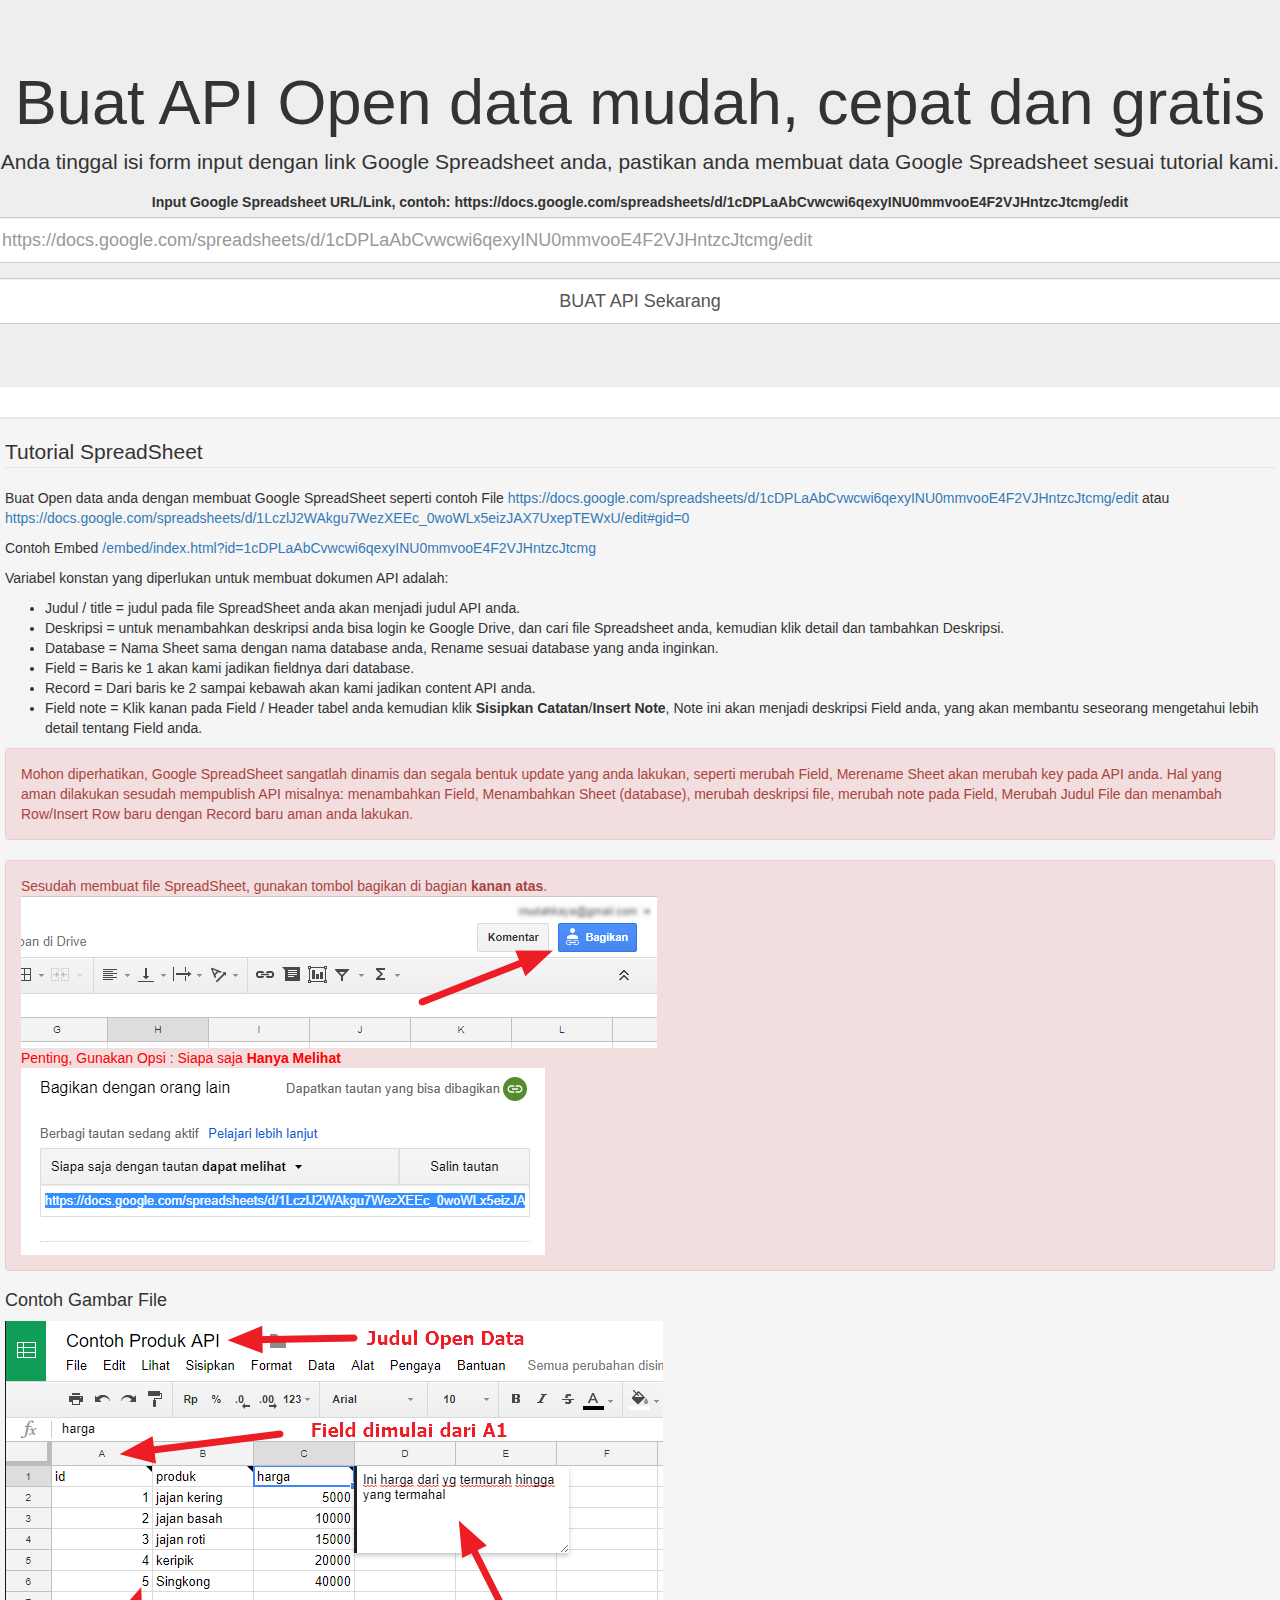
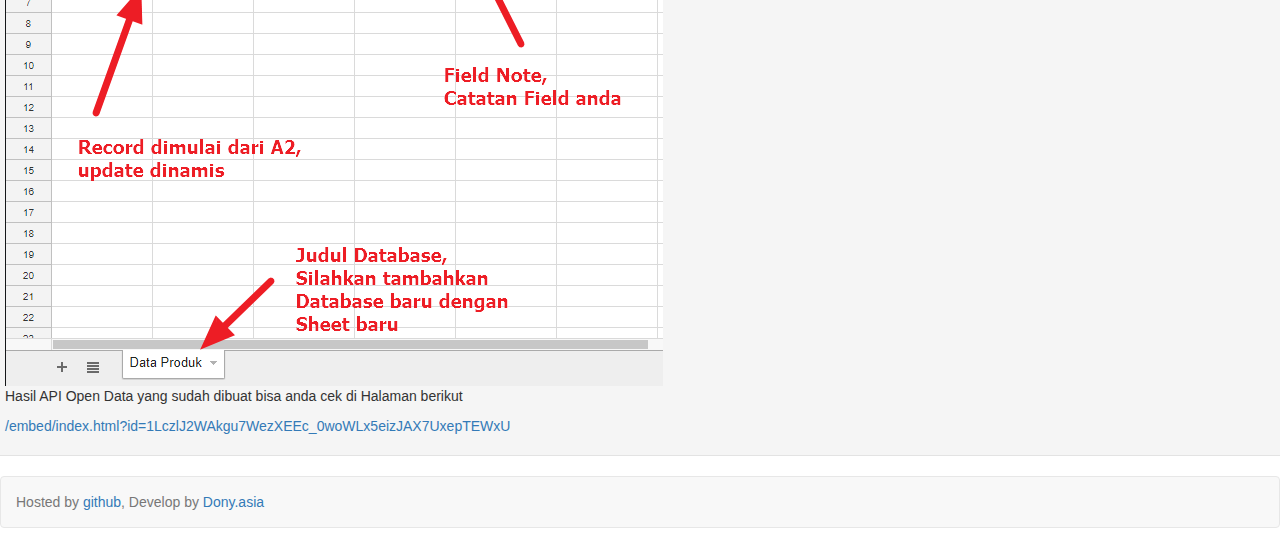
<file: index.html>
<!DOCTYPE html>
<html lang="en">
  <head>
    <meta charset="utf-8">
    <meta name="robots" content="noindex, nofollow">

    <title>Buat API open data mudah, cepat dan gratis</title>
    <meta name="viewport" content="width=device-width, initial-scale=1">
    <link href="http://netdna.bootstrapcdn.com/bootstrap/3.1.0/css/bootstrap.min.css" rel="stylesheet" id="bootstrap-css">
    <style type="text/css">
    </style>
    <script src="http://code.jquery.com/jquery-1.10.2.min.js"></script>
    <script src="http://netdna.bootstrapcdn.com/bootstrap/3.1.0/js/bootstrap.min.js"></script>
  </head>
  <body>
    <div id="wrapper">
      <!-- Page content -->
      <div id="page-content-wrapper">
        <div class="page-content inset" data-spy="scroll" data-target="#spy">
          <div class="row">
            <div class="jumbotron text-center" >
              <h1>Buat API Open data mudah, cepat dan gratis</h1>
              <p>Anda tinggal isi form input dengan link Google Spreadsheet anda, 
                pastikan anda membuat data Google Spreadsheet sesuai tutorial kami.</p>
              <form>
                <div class="form-group">
                  <label for="inputlg">Input Google Spreadsheet URL/Link, contoh: https://docs.google.com/spreadsheets/d/1cDPLaAbCvwcwi6qexyINU0mmvooE4F2VJHntzcJtcmg/edit</label>
                  <input class="form-control input-lg" id="inputlg" type="text" placeholder="https://docs.google.com/spreadsheets/d/1cDPLaAbCvwcwi6qexyINU0mmvooE4F2VJHntzcJtcmg/edit">
                </div>
                <div class="form-group">
                  <input class="form-control input-lg input-primary" 
                         id="submitlg" type="submit" value="BUAT API Sekarang">
                  <div id="hasil" style="display: none;">
                    <p>Silahkan Copy dan Paste Kode Embed Berikut di halaman website anda untuk menampilkan dokumentasi API anda.</p>
                    <textarea class="form-control" id="textareacopy"></textarea>
                    <p>Link Dokumentasi Anda <a target="_blank" href="" id="linkdokumentasi"></a></p>
                    <div style="margin: 10px;">
                      <div class="embed-responsive embed-responsive-16by9">
                        <iframe class="embed-responsive-item" style="width: 100%; height: 500px;" id="iframembed" src=""></iframe>
                      </div>
                    </div>
                  </div>
                </div>
              </form>
            </div>
          </div>
          <div class="row">
            <div class="col-md-12 well">
              <legend id="tutorial">Tutorial SpreadSheet</legend>
              <p>Buat Open data anda dengan membuat Google SpreadSheet seperti contoh File 
                <a href="https://docs.google.com/spreadsheets/d/1cDPLaAbCvwcwi6qexyINU0mmvooE4F2VJHntzcJtcmg/edit" target="_blank">https://docs.google.com/spreadsheets/d/1cDPLaAbCvwcwi6qexyINU0mmvooE4F2VJHntzcJtcmg/edit</a>
                atau <a href="https://docs.google.com/spreadsheets/d/1LczlJ2WAkgu7WezXEEc_0woWLx5eizJAX7UxepTEWxU/edit" target="_blank">https://docs.google.com/spreadsheets/d/1LczlJ2WAkgu7WezXEEc_0woWLx5eizJAX7UxepTEWxU/edit#gid=0</a>
              </p>
              <p>
                Contoh Embed <a target="_blank" href="/embed/index.html?id=1cDPLaAbCvwcwi6qexyINU0mmvooE4F2VJHntzcJtcmg">/embed/index.html?id=1cDPLaAbCvwcwi6qexyINU0mmvooE4F2VJHntzcJtcmg</a>
              </p>
              <p>Variabel konstan yang diperlukan untuk membuat dokumen API adalah:</p>
              <ul>
                <li>Judul / title = judul pada file SpreadSheet anda akan menjadi judul API anda.</li>
                <li>Deskripsi = untuk menambahkan deskripsi anda bisa login ke Google Drive, dan cari file Spreadsheet anda, kemudian klik detail dan tambahkan Deskripsi.</li>
                <li>Database = Nama Sheet sama dengan nama database anda, Rename sesuai database yang anda inginkan.</li>
                <li>Field = Baris ke 1 akan kami jadikan fieldnya dari database.</li>
                <li>Record = Dari baris ke 2 sampai kebawah akan kami jadikan content API anda.</li>
                <li>Field note = Klik kanan pada Field / Header tabel anda kemudian klik <b>Sisipkan Catatan</b>/<b>Insert Note</b>, 
                  Note ini akan menjadi deskripsi Field anda, 
                  yang akan membantu seseorang mengetahui lebih detail tentang Field anda.</li>
              </ul>
              <div class="alert alert-danger">Mohon diperhatikan, Google SpreadSheet 
                sangatlah dinamis dan segala bentuk update yang anda lakukan, seperti merubah Field, Merename Sheet akan merubah key pada API anda. 
                Hal yang aman dilakukan sesudah mempublish API misalnya: menambahkan Field, Menambahkan Sheet (database), 
                merubah deskripsi file, merubah note pada Field, Merubah Judul File dan menambah Row/Insert Row 
                baru dengan Record baru aman anda lakukan.</div>
              <div class="alert alert-danger">Sesudah membuat file SpreadSheet, gunakan tombol bagikan di bagian <b>kanan atas</b>.
                <img src="/img/bagikan.png" class="img-responsive" alt="tombol bagikan" title="tombol bagikan" />
                <p><font color="red">Penting, Gunakan Opsi : Siapa saja <b>Hanya Melihat</b></font></p>
                <img src="/img/dapat-melihat-saja.png" class="img-responsive" alt="tombol bagikan" title="tombol bagikan" />
              </div>
              <h4>Contoh Gambar File</h4>
              <img class="img-responsive" src="/img/contoh-gambar.png" alt="contoh pembuatan API dari Google SpreadSheet" />
              <p>Hasil API Open Data yang sudah dibuat bisa anda cek di Halaman berikut</p>
              <a target="_blank" href="/embed/index.html?id=1LczlJ2WAkgu7WezXEEc_0woWLx5eizJAX7UxepTEWxU">/embed/index.html?id=1LczlJ2WAkgu7WezXEEc_0woWLx5eizJAX7UxepTEWxU</a>
            </div>
          </div>
          <div class="navbar navbar-default navbar-static-bottom">
            <p class="navbar-text pull-left">
              Hosted by <a href="http://github.com" target="_blank">github</a>, Develop by <a href="http://dony.asia" target="_blank">Dony.asia</a>
            </p>
          </div>
        </div>
      </div>
    </div>
    <script type="text/javascript">
      function explode(delimiter, string, limit) {
        //  discuss at: http://locutus.io/php/explode/
        // original by: Kevin van Zonneveld (http://kvz.io)
        //   example 1: explode(' ', 'Kevin van Zonneveld')
        //   returns 1: [ 'Kevin', 'van', 'Zonneveld' ]
        if (arguments.length < 2 ||
          typeof delimiter === 'undefined' ||
          typeof string === 'undefined') {
          return null
        }
        if (delimiter === '' ||
          delimiter === false ||
          delimiter === null) {
          return false
        }
        if (typeof delimiter === 'function' ||
          typeof delimiter === 'object' ||
          typeof string === 'function' ||
          typeof string === 'object') {
          return {
            0: ''
          }
        }
        if (delimiter === true) {
          delimiter = '1'
        }
        // Here we go...
        delimiter += ''
        string += ''
        var s = string.split(delimiter)
        if (typeof limit === 'undefined')
          return s
        // Support for limit
        if (limit === 0)
          limit = 1
        // Positive limit
        if (limit > 0) {
          if (limit >= s.length) {
            return s
          }
          return s
            .slice(0, limit - 1)
            .concat([s.slice(limit - 1)
                .join(delimiter)
            ])
        }
        // Negative limit
        if (-limit >= s.length) {
          return []
        }
        s.splice(s.length + limit)
        return s
      }
      var thisdomain = "http://createapi.dony.asia/";
      $("#submitlg").click(function () {
        if ($("#inputlg").val().length > 3) {
          vls = explode("/", $("#inputlg").val().trim());
          found = false;
          for (vl in vls) {
            console.log(vl);
            if (vls[vl] == "d") {
              found = vls[(parseFloat(vl) + 1)];
              break;
            }
          }
          if (!found) {
            alert("Invalid Google SpreadSheet URL");
            $("#hasil").hide();
          } else {
            // insert textarea with iframe code
            urlembed = thisdomain + 'embed/index.html?id=' + found;
            ifrcode = '<iframe src="' + thisdomain + 'embed/index.html?id=' + found + '" style="width:100%;height:500px;"></iframe>';
            $("#textareacopy").html(ifrcode);
            $("#iframembed").attr("src", urlembed);
            $("#linkdokumentasi").attr("href", urlembed).html(urlembed);
            $("#hasil").show();
          }
        }
        return false;
      });
    </script>
  </body>
</html>
</file>
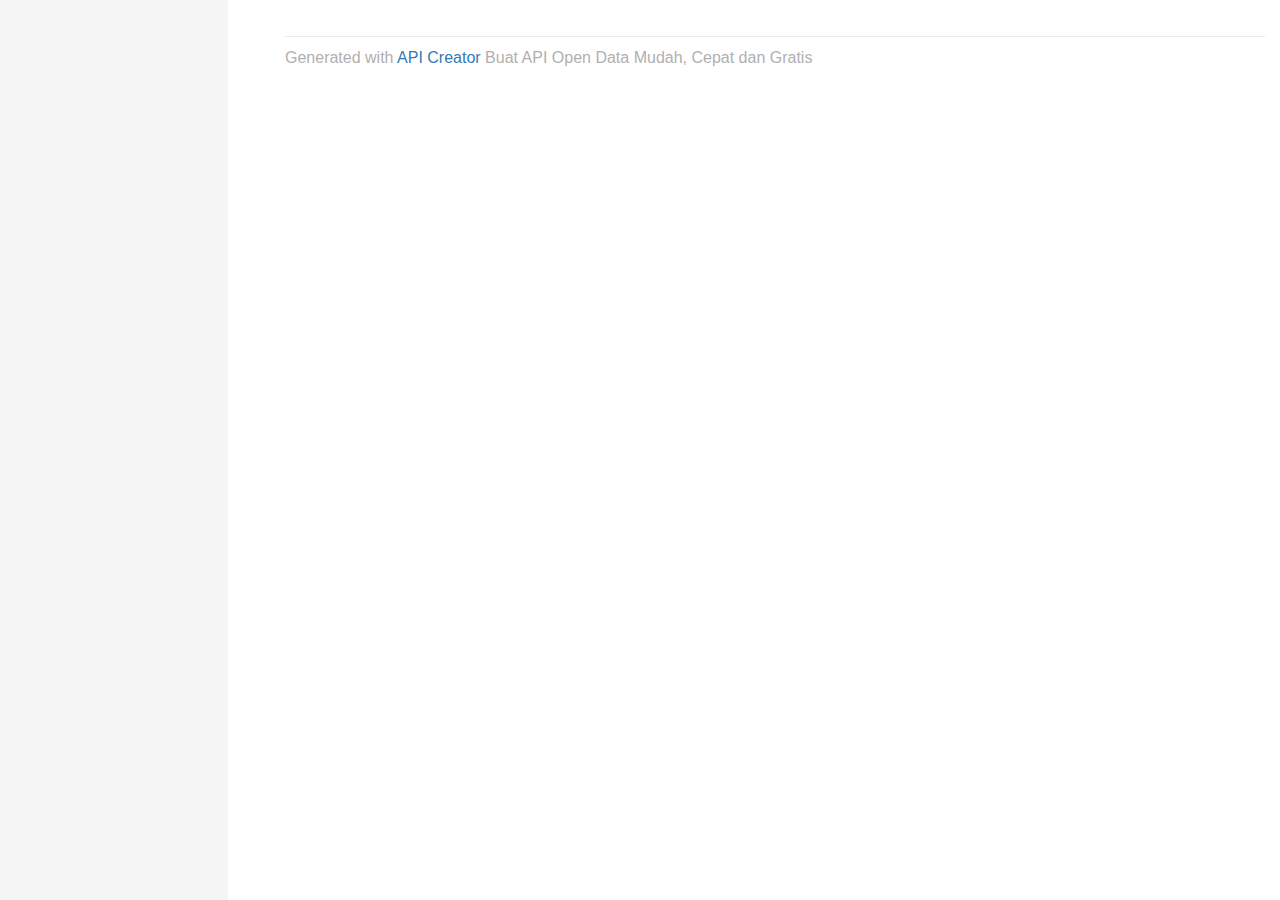
<file: embed/index.html>
<!DOCTYPE html>
<html lang="en">
  <head>
    <meta charset="utf-8">
    <meta name="robots" content="noindex, nofollow">
    <title>Buat API open data mudah, cepat dan gratis</title>
    <meta name="viewport" content="width=device-width, initial-scale=1">
    <link href="http://netdna.bootstrapcdn.com/bootstrap/3.1.0/css/bootstrap.min.css" rel="stylesheet" id="bootstrap-css">
    <link href="prettify.css" rel="stylesheet" media="screen, print">
    <link href="css.css" rel="stylesheet" media="screen, print">
  </head>
  <body>
    <div class="container-fluid">
      <div class="row-fluid">
        <div id="sidenav" class="span2">
          <nav id="scrollingNav">
            <ul class="sidenav nav nav-list" id="APInav">
            </ul>
          </nav>
        </div>
        <div id="content">
          <div id="project">
            <div class="pull-left titledesc">
              <h1></h1>
              <h2></h2>
            </div>
            <div class="clearfix"></div>
          </div>
          <div id="header"></div>
          <div id="sections"></div>
          <div id="footer"></div>
          <div id="generator">
            <div class="content">
              Generated with <a href="http://google.com">API Creator</a> Buat API Open Data Mudah, Cepat dan Gratis
            </div>
          </div>
        </div>
      </div>
    </div>
    <script src="http://code.jquery.com/jquery-1.10.2.min.js"></script>
    <script src="http://netdna.bootstrapcdn.com/bootstrap/3.1.0/js/bootstrap.min.js"></script>
    <script src="prettify.js"></script>
    <style type="text/css">
      pre {outline: 1px solid #ccc; padding: 5px; margin: 5px; }
      .string { color: green; }
      .number { color: darkorange; }
      .boolean { color: blue; }
      .null { color: magenta; }
      .key { color: red; }
    </style>
    <script type="text/javascript">
      function syntaxHighlight(json) {
        json = json.replace(/&/g, '&amp;').replace(/</g, '&lt;').replace(/>/g, '&gt;');
        return json.replace(/("(\\u[a-zA-Z0-9]{4}|\\[^u]|[^\\"])*"(\s*:)?|\b(true|false|null)\b|-?\d+(?:\.\d*)?(?:[eE][+\-]?\d+)?)/g, function (match) {
          var cls = 'number';
          if (/^"/.test(match)) {
            if (/:$/.test(match)) {
              cls = 'key';
            } else {
              cls = 'string';
            }
          } else if (/true|false/.test(match)) {
            cls = 'boolean';
          } else if (/null/.test(match)) {
            cls = 'null';
          }
          return '<span class="' + cls + '">' + match + '</span>';
        });
      }
      jQuery(document).ready(function () {
        var exe = "https://script.google.com/macros/s/AKfycbyVsgvdoJ2YcW-rUu3LRK3GbI0LD5uCnBXBkgMvQl6n8AuC_BUm/exec";
        function getParameterByName(a) {
          a = a.replace(/[\[]/, "\\[").replace(/[\]]/, "\\]");
          var b = new RegExp("[\\?&]" + a + "=([^&#]*)"), c = b.exec(location.search);
          return null === c ? "" : decodeURIComponent(c[1].replace(/\+/g, " "))
        }
        var Spreadsheetid = getParameterByName("id");
        if (!Spreadsheetid) {
          Spreadsheetid = "1cDPLaAbCvwcwi6qexyINU0mmvooE4F2VJHntzcJtcmg";
        }
        var APIDOMAIN = 'http://api.dony.asia/' + Spreadsheetid;
        $.ajax({
          'url': exe,
          'data': {
            id: Spreadsheetid
          },
          'success': function (data) {
            js = (data);
            if (js.error) {
              $("#sections").html('<div class="alert alert-warning">' + js.error.message + '</div>');
            } else {
              d = js.result;
              console.log(d);
              $("#APInav").html('<li class="nav-header" data-group="' + d.title_slug + '"><a href="#api-' + d.title_slug + '">' + d.title + '</a></li>');
              for (s in d.sheet) {
                $("#APInav").append('<li data-group="' + d.sheet[s].slug + '" data-name="GetUser" data-version="0.0.0">'
                  + '<a href="#api-' + d.sheet[s].slug + '">' + d.sheet[s].name + '</a>'
                  + '</li>');
                $("#sections").append('<section id="api-' + d.sheet[s].slug + '"><h1>' + d.sheet[s].name + '</h1><div id="api-' + d.sheet[s].slug + '-Get' + d.sheet[s].slug + '">'
                  + '<article id="api-' + d.sheet[s].slug + '-Get' + d.sheet[s].slug + '-0.0.0" data-group="' + d.sheet[s].slug + '" data-name="Get' + d.sheet[s].slug + '" data-version="0.0.0">'
                  + '<div class="pull-left"><h1>' + d.sheet[s].name + ' - Get ' + d.sheet[s].name + ' information</h1></div>');
                $("#sections").append('<div class="clearfix"></div>'
                  + '<pre class="prettyprint lang-html prettyprinted" data-type="get" style="">' + APIDOMAIN + '/' + d.sheet[s].slug + '/</pre>');
                appe = ('<h2>Success</h2>'
                  + '<pre class="prettyprint language-json prettyprinted" data-type="json" style="">'
                  + syntaxHighlight(JSON.stringify({result: {data: [], total: 1}}, null, 2))
                  + '</pre>'
                  + '<table><thead><tr><th style="width: 30%">Field</th><th style="width: 10%">Type</th><th style="width: 70%">Description</th>'
                  + '</tr>'
                  + '</thead><tbody>'
                  );
                for (p in d.sheet[s].header) {
                  appe += ('<tr><td class="code">' + d.sheet[s].header[p].slug + '</td><td>String</td>'
                    + '<td><p>' + d.sheet[s].header[p].note + '</p></td></tr>');
                }
                appe += '</tbody></table>';
                appe += '<ul class="nav nav-tabs nav-tabs-examples"><li class="active">'
                  + '<a data-toggle="tab" href="#success-examples-' + d.sheet[s].slug + '-Get' + d.sheet[s].slug + '-0_0_0-0">Success-Response:</a>'
                  + '</li>'
                  + '<li>'
                  + '<a data-toggle="tab" href="#error-examples-' + d.sheet[s].slug + '-Get' + d.sheet[s].slug + '-0_0_0-0">Error-Response:</a>'
                  + '</li>'
                  + '</ul>';
                appe += '<div class="tab-content"><div class="tab-pane active" id="success-examples-' + d.sheet[s].slug + '-Get' + d.sheet[s].slug + '-0_0_0-0">'
                  + '<pre class="prettyprint language-json prettyprinted" data-type="json" style="">';
                out = {};
                out.result = {data: d.sheet[s].data};
                appe += syntaxHighlight(JSON.stringify(out, null, 2));
                appe += '</pre></div>';
                appe += '<div class="tab-pane" id="error-examples-' + d.sheet[s].slug + '-Get' + d.sheet[s].slug + '-0_0_0-0">'
                  + '<pre class="prettyprint language-json prettyprinted" data-type="json" style="">';
                out = {};
                out.result = {error: {message: "Error Message"}};
                appe += syntaxHighlight(JSON.stringify(out, null, 2));
                appe += '</pre></div>';
                appe += '</div>';
                $("#sections").append(appe);
                $("#sections").append('</section>');
              }
              $(".titledesc h1").html(d.title);
              $(".titledesc h2").html(d.desc);
              $("title").html(d.title + ' - ' + $("title").html());
              // $('.nav-tabs > .active').next('li').find('a').trigger('click');
            }
          },
          dataType: 'json',
          type: 'get'
        });
      })
    </script>
  </body>
</html>
</file>
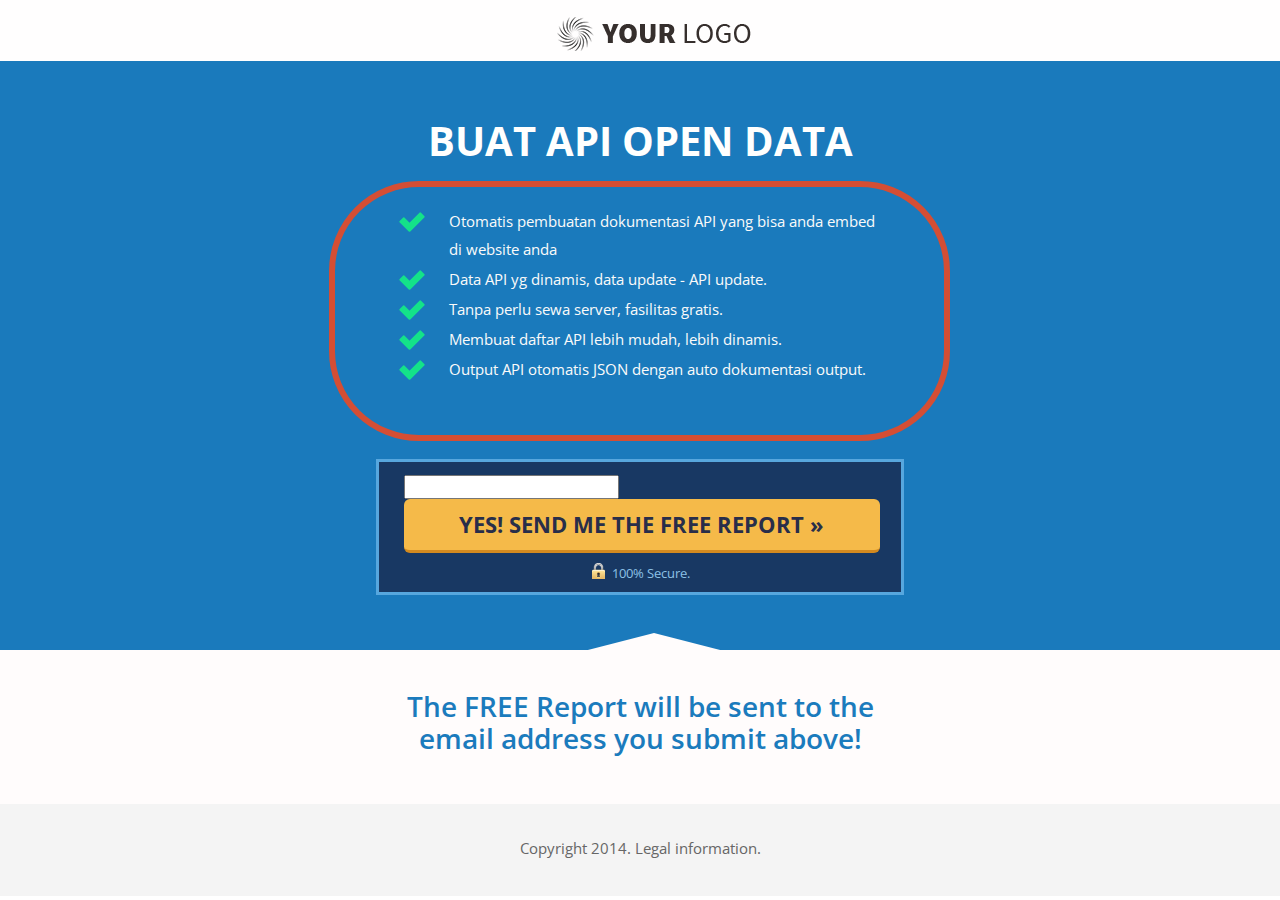
<file: ape.html>
<!DOCTYPE html>

<head>
  <meta charset="utf-8">
  <!--[if IE]><meta http-equiv="X-UA-Compatible" content="IE=edge,chrome=1"><![endif]-->
  <meta name="viewport" content="width=device-width, initial-scale=1, maximum-scale=1" />
  <title>API Open data creator</title>
  <!-- Styles -->
  <link href='https://fonts.googleapis.com/css?family=Open+Sans:400,600,700' rel='stylesheet' type='text/css'>
  <link rel="stylesheet" href="css/style.css">
  <!-- Styles End -->

  <!-- Javascript -->
  <script src="js/jquery.js" type="text/javascript"></script>
  <script src="js/html5shiv.js" type="text/javascript"></script>
  <script src="js/modernizer.js" type="text/javascript"></script>
  <script src="js/functions.js" type="text/javascript"></script>
  <!-- Javascript End -->

</head>
<body>

  <!-- Main Page -->
  <div class="main-page"> 

    <!-- Header Main -->
    <div class="header-bg"> 
      <!-- Header Center -->
      <div class="header-center"> 

        <!-- Header Left -->
        <div class="header-left">
          <img src="img/logo.png" alt="">
        </div>
        <!-- Header Left End --> 
        <!-- Header Right End --> 
      </div>
      <!-- Header Center End --> 

    </div>
    <!-- Header Main End --> 

    <!-- Blue Box -->
    <div class="blue-box">
      <div class="blue-box-center">
        <!-- right section -->
        <div class="right-content"> 
          <!-- headline -->
          <div class="right-content-title">
            <h1>Buat API open data</h1>
          </div>
          <!-- copy -->
          <div class="right-content-text">
            <ul>
              <li>Otomatis pembuatan dokumentasi API yang bisa anda embed di website anda</li>
              <li>Data API yg dinamis, data update - API update.</li>
              <li>Tanpa perlu sewa server, fasilitas gratis.</li>
              <li>Membuat daftar API lebih mudah, lebih dinamis.</li>
              <li>Output API otomatis JSON dengan auto dokumentasi output.</li>
            </ul>
          </div>

          <!-- bottom box -->
          <div class="bottom-box">
            <input type="text" class="" style="width: auto;" />
            <!-- optin trigger -->
            <div class="button">
              <a href="" onclick="javascript:return false">Yes! Send Me the Free Report &raquo;</a>
            </div>
            <!-- secure text -->
            <div class="secure"><span><img src="img/lock-icon.png" alt=""></span><p>100% Secure.</p></div>
          </div><!-- .end bottom-box-->

        </div><!--.end right-content -->

      </div><!--.end blue-box-center-->
    </div><!--.end blue-box --> 

    <!-- Bottom Content Area -->
    <div class="bottom-section">
      <div class="free-text">
        <h1>The FREE Report will be sent to the <br>email address you submit above!</h1>
      </div>
    </div>

    <!-- End Content Area --> 
    <!--footer-->
    <div class="footer">
      <p>Copyright 2014. <a href="#">Legal information.</a></p>
    </div>
    <!--End footer --> 
  </div>
  <!-- Main Page End -->
</body>
</html>
</file>
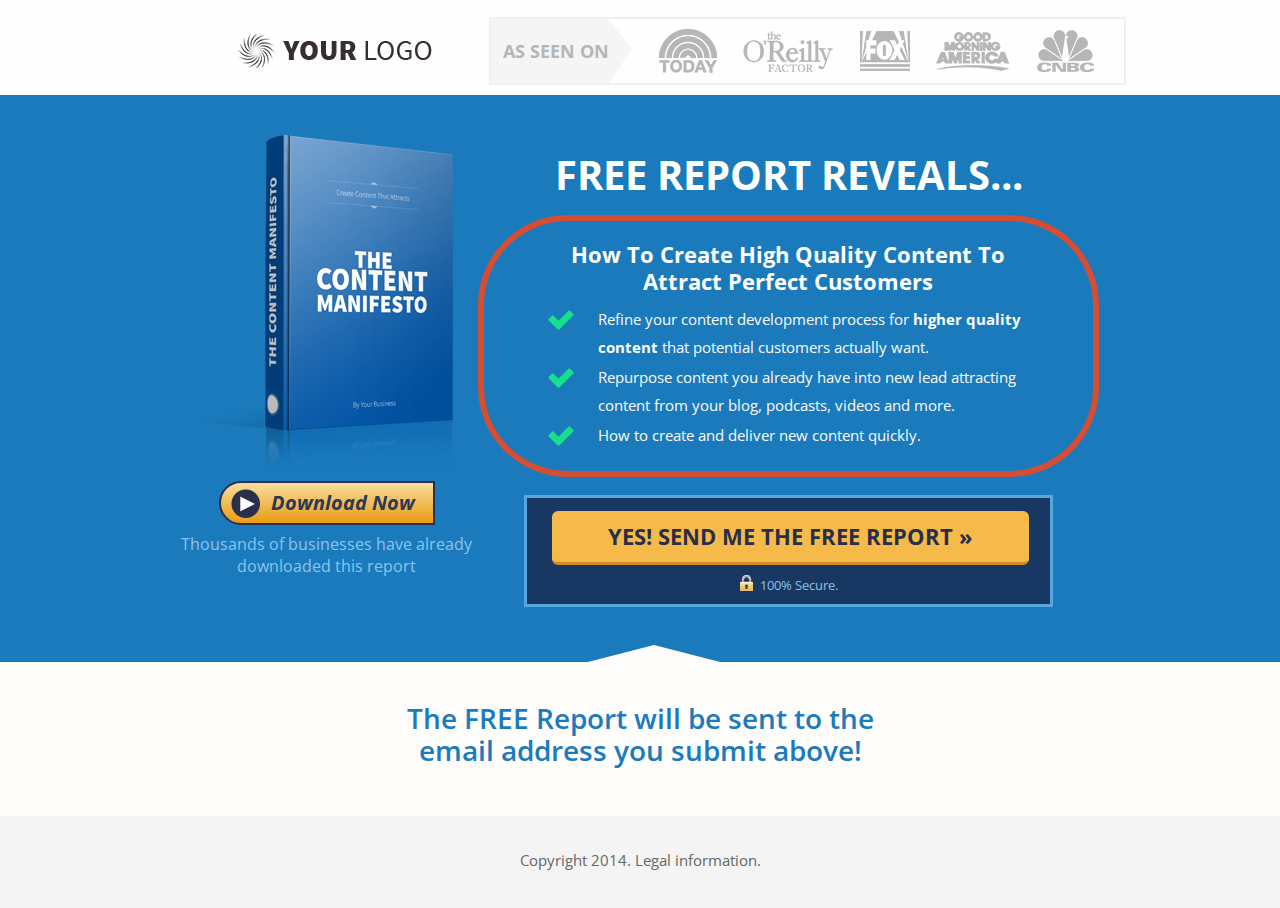
<file: page.html>
<!DOCTYPE html>

<head>
<meta charset="utf-8">
<!--[if IE]><meta http-equiv="X-UA-Compatible" content="IE=edge,chrome=1"><![endif]-->
<meta name="viewport" content="width=device-width, initial-scale=1, maximum-scale=1" />

<!-- Styles -->
<link href='https://fonts.googleapis.com/css?family=Open+Sans:400,600,700' rel='stylesheet' type='text/css'>
<link rel="stylesheet" href="css/style.css">
<!-- Styles End -->

<!-- Javascript -->
<script src="js/jquery.js" type="text/javascript"></script>
<script src="js/html5shiv.js" type="text/javascript"></script>
<script src="js/modernizer.js" type="text/javascript"></script>
<script src="js/functions.js" type="text/javascript"></script>
<!-- Javascript End -->

</head>
  <body>

  <!-- Main Page -->
  <div class="main-page"> 
    
    <!-- Header Main -->
    <div class="header-bg"> 
      <!-- Header Center -->
      <div class="header-center"> 
        
        <!-- Header Left -->
        <div class="header-left">
        <img src="img/logo.png" alt="">
        </div>
        <!-- Header Left End --> 
        
        <!-- Header Right -->
        <div class="header-right">
        <div class="as-seen"><p>As Seen On</p></div>
        <div class="as-seen-logo">
        <a href="#">
        <img src="img/today.png" class="img-responsive" alt=""></a>
        <a href="#">
        <img src="img/o-reilly.png" class="img-responsive" alt=""></a>
        <a href="#">
        <img src="img/fox.png" class="img-responsive" alt=""></a>
        <a href="#">
        <img src="img/america.png" class="img-responsive" alt=""></a>
        <a href="#">
        <img src="img/cnbc.png" class="img-responsive" alt=""></a> 
        </div>
        </div>
        <!-- Header Right End --> 
      </div>
      <!-- Header Center End --> 
      
    </div>
    <!-- Header Main End --> 

    <!-- Blue Box -->
    <div class="blue-box">
      <div class="blue-box-center">

        <!-- left section -->
        <div class="left-content">
          <div class="book">
            <img src="img/book.png" alt="">
          </div>
          <div class="download">
            <a href="#" onclick="javascript:return false"><span><img src="img/download-icon.png" alt=""></span><p><em>Download Now</em></p>
            </a>
          </div>
          <p>Thousands of businesses have already downloaded this report</p>
        </div><!--.end left-content-->

        <!-- right section -->
        <div class="right-content"> 
          <!-- headline -->
          <div class="right-content-title">
            <h1>Free Report Reveals...</h1>
          </div>
          <!-- copy -->
          <div class="right-content-text">
            <h1>How To Create High Quality Content To Attract Perfect Customers</h1>
            <ul>
              <li>Refine your content development process for <b>higher quality content</b> that potential customers actually want.</li>
              <li>Repurpose content you already have into new lead attracting content from your blog, podcasts, videos and more.</li>
              <li>How to create and deliver new content quickly.</li>
            </ul>
          </div>

          <!-- bottom box -->
          <div class="bottom-box">
            <!-- optin trigger -->
            <div class="button">
              <a href="" onclick="javascript:return false">Yes! Send Me the Free Report &raquo;</a>
            </div>
            <!-- secure text -->
            <div class="secure"><span><img src="img/lock-icon.png" alt=""></span><p>100% Secure.</p></div>
          </div><!-- .end bottom-box-->

        </div><!--.end right-content -->

      </div><!--.end blue-box-center-->
    </div><!--.end blue-box --> 

    <!-- Bottom Content Area -->
    <div class="bottom-section">
      <div class="free-text">
        <h1>The FREE Report will be sent to the <br>email address you submit above!</h1>
      </div>
    </div>
    
    <!-- End Content Area --> 
    <!--footer-->
    <div class="footer">
      <p>Copyright 2014. <a href="#">Legal information.</a></p>
    </div>
    <!--End footer --> 
  </div>
  <!-- Main Page End -->
  </body>
</html>
</file>
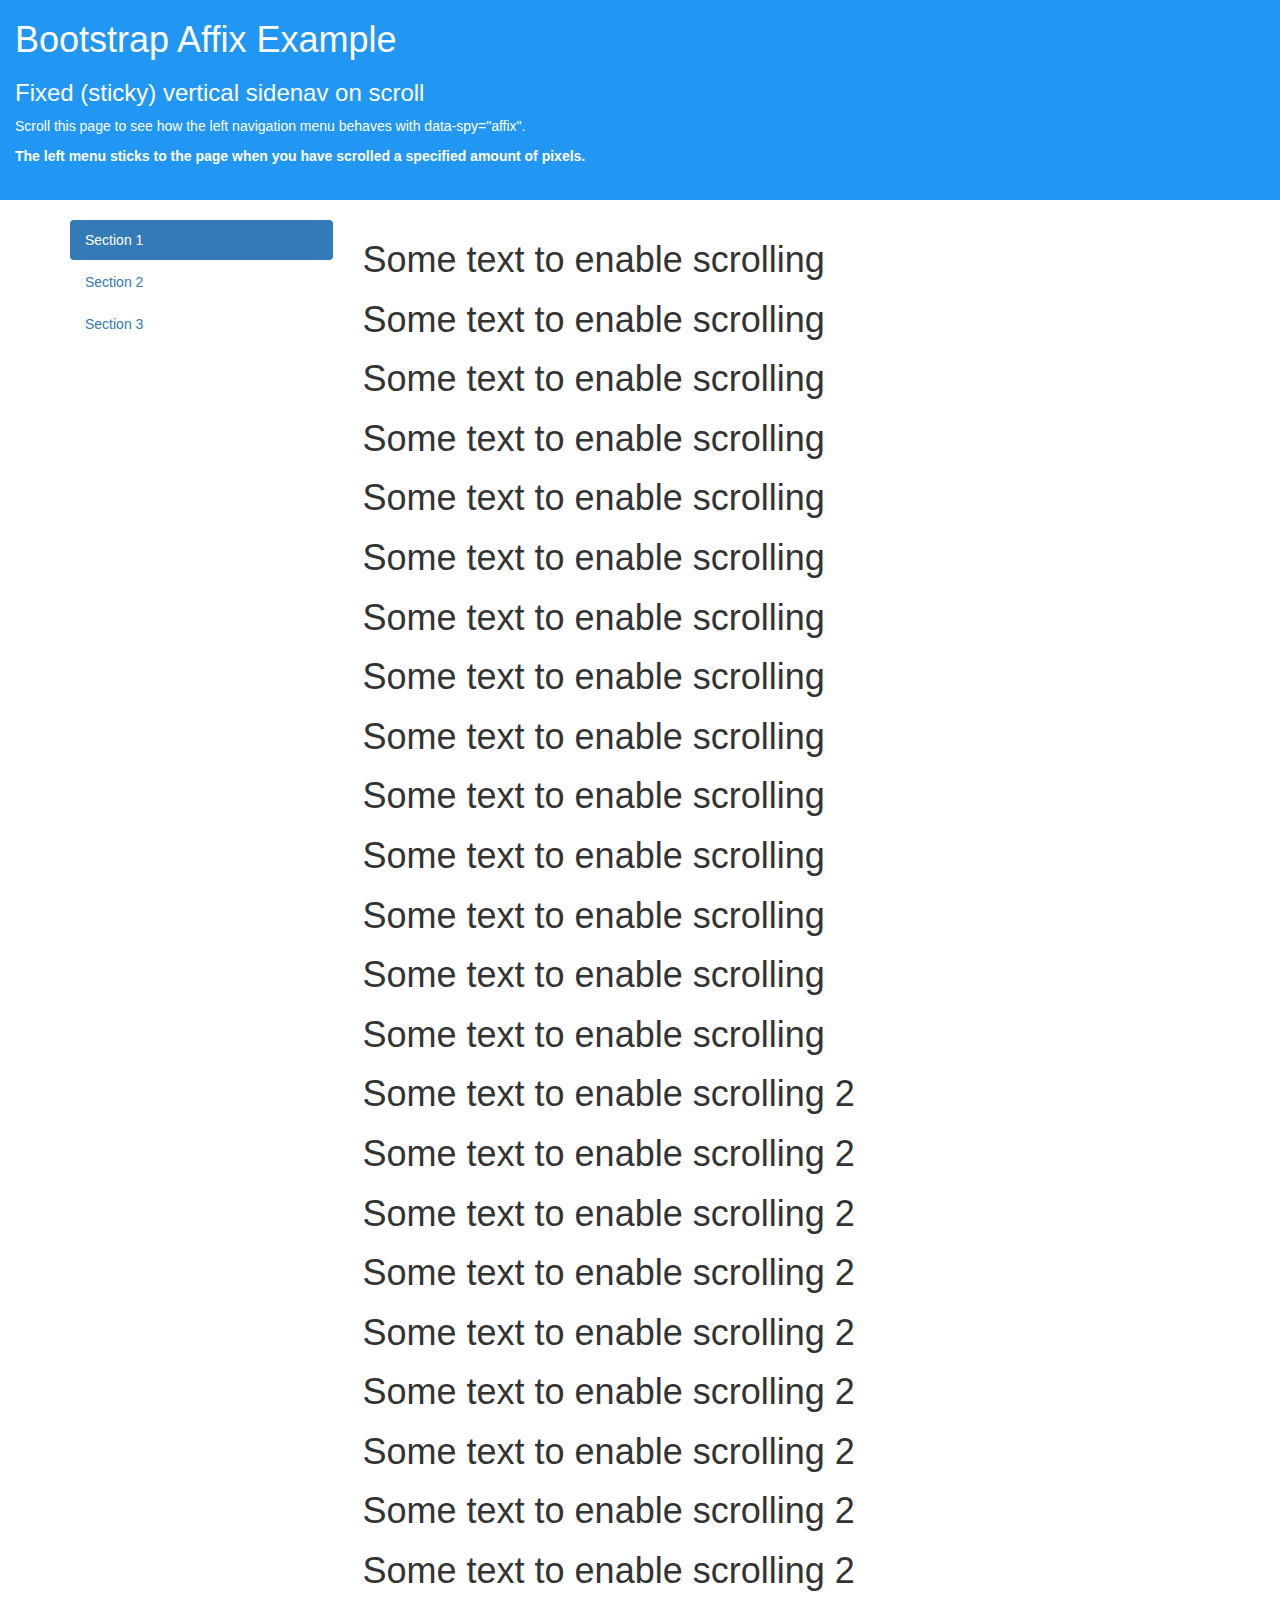
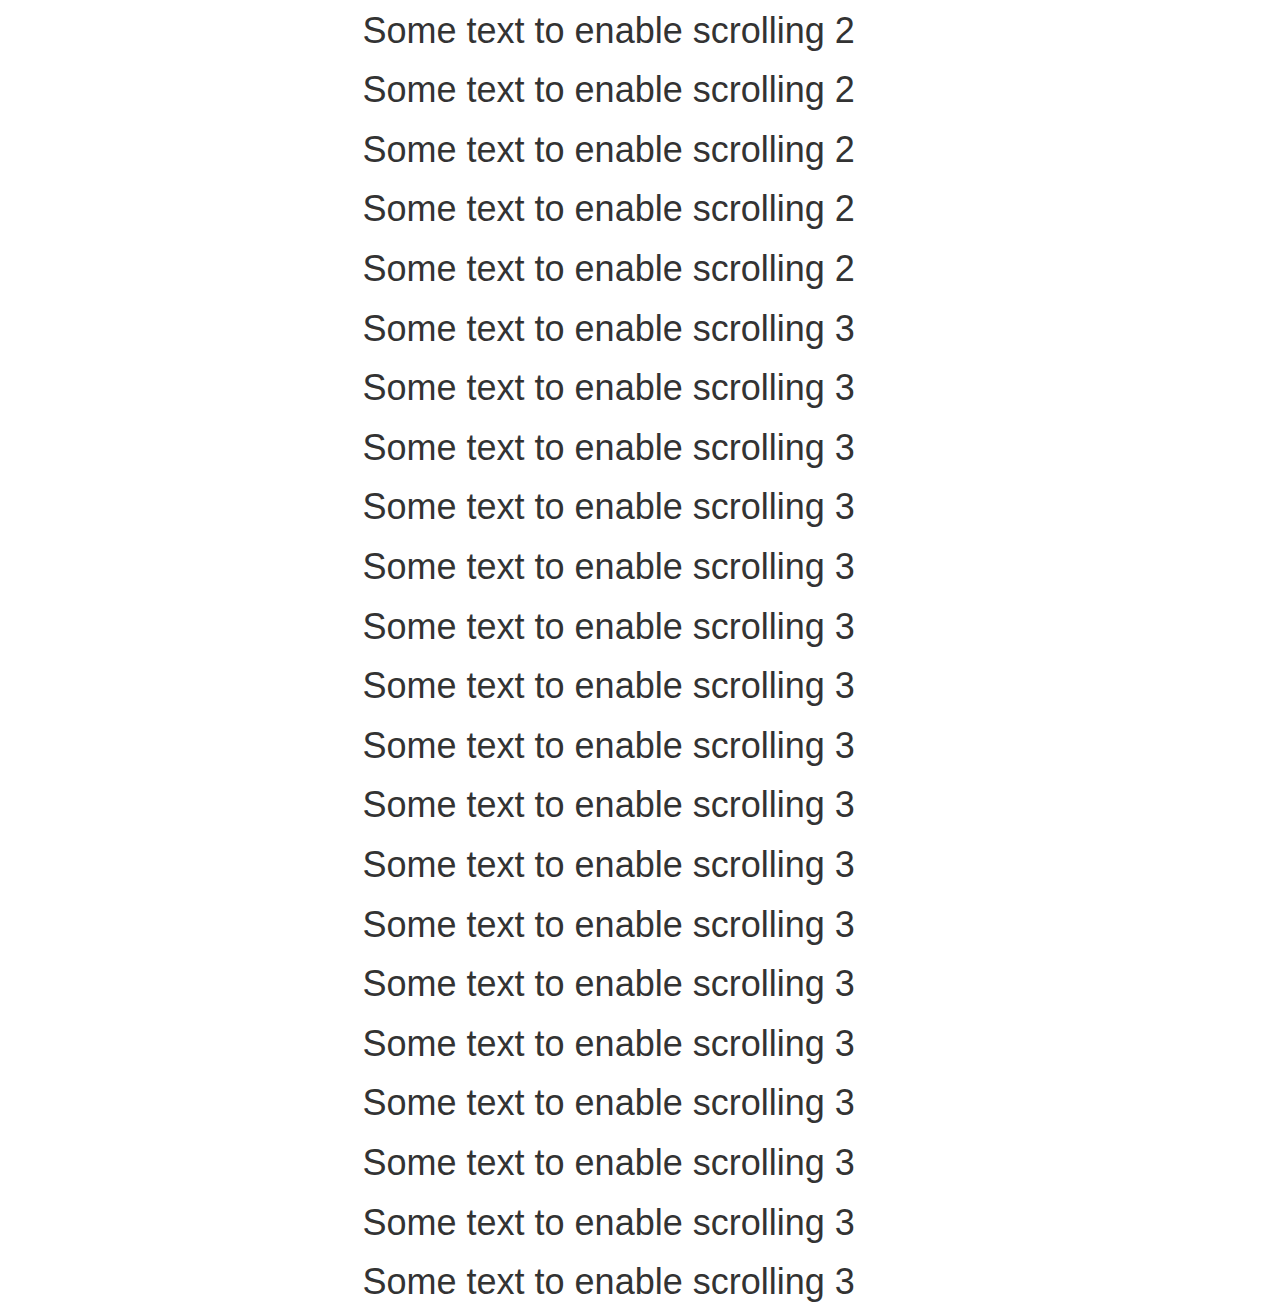
<file: embed/affix.html>
<!DOCTYPE html>
<html lang="en">
  <head>
    <title>Bootstrap Example</title>
    <meta charset="utf-8">
    <meta name="viewport" content="width=device-width, initial-scale=1">
    <link rel="stylesheet" href="https://maxcdn.bootstrapcdn.com/bootstrap/3.3.7/css/bootstrap.min.css">
    <script src="https://ajax.googleapis.com/ajax/libs/jquery/3.2.1/jquery.min.js"></script>
    <script src="https://maxcdn.bootstrapcdn.com/bootstrap/3.3.7/js/bootstrap.min.js"></script>
    <style>
      /* Note: Try to remove the following lines to see the effect of CSS positioning */
      .affix {
        top: 20px;
      }
    </style>
  </head>
  <body>

    <div class="container-fluid" style="background-color:#2196F3;color:#fff;height:200px;">
      <h1>Bootstrap Affix Example</h1>
      <h3>Fixed (sticky) vertical sidenav on scroll</h3>
      <p>Scroll this page to see how the left navigation menu behaves with data-spy="affix".</p>
      <p><strong>The left menu sticks to the page when you have scrolled a specified amount of pixels.</strong></p>
    </div>
    <br>

    <div class="container">
      <div class="row">
        <nav class="col-sm-3">
          <ul class="nav nav-pills nav-stacked" data-spy="affix" data-offset-top="205">
            <li class="active"><a href="#section1">Section 1</a></li>
            <li><a href="#section2">Section 2</a></li>
            <li><a href="#section3">Section 3</a></li>
          </ul>
        </nav>
        <div class="col-sm-9">   
          <div id="section1">
            <h1>Some text to enable scrolling</h1>
            <h1>Some text to enable scrolling</h1>
            <h1>Some text to enable scrolling</h1>
            <h1>Some text to enable scrolling</h1>
            <h1>Some text to enable scrolling</h1>
            <h1>Some text to enable scrolling</h1>
            <h1>Some text to enable scrolling</h1>
            <h1>Some text to enable scrolling</h1>
            <h1>Some text to enable scrolling</h1>
            <h1>Some text to enable scrolling</h1>
            <h1>Some text to enable scrolling</h1>
            <h1>Some text to enable scrolling</h1>
            <h1>Some text to enable scrolling</h1>
            <h1>Some text to enable scrolling</h1>
          </div>
          <div id="section2">
            <h1>Some text to enable scrolling 2</h1>
            <h1>Some text to enable scrolling 2</h1>
            <h1>Some text to enable scrolling 2</h1>
            <h1>Some text to enable scrolling 2</h1>
            <h1>Some text to enable scrolling 2</h1>
            <h1>Some text to enable scrolling 2</h1>
            <h1>Some text to enable scrolling 2</h1>
            <h1>Some text to enable scrolling 2</h1>
            <h1>Some text to enable scrolling 2</h1>
            <h1>Some text to enable scrolling 2</h1>
            <h1>Some text to enable scrolling 2</h1>
            <h1>Some text to enable scrolling 2</h1>
            <h1>Some text to enable scrolling 2</h1>
            <h1>Some text to enable scrolling 2</h1>
          </div>
          <div id="section3">
            <h1>Some text to enable scrolling 3</h1>
            <h1>Some text to enable scrolling 3</h1>
            <h1>Some text to enable scrolling 3</h1>
            <h1>Some text to enable scrolling 3</h1>
            <h1>Some text to enable scrolling 3</h1>
            <h1>Some text to enable scrolling 3</h1>
            <h1>Some text to enable scrolling 3</h1>
            <h1>Some text to enable scrolling 3</h1>
            <h1>Some text to enable scrolling 3</h1>
            <h1>Some text to enable scrolling 3</h1>
            <h1>Some text to enable scrolling 3</h1>
            <h1>Some text to enable scrolling 3</h1>
            <h1>Some text to enable scrolling 3</h1>
            <h1>Some text to enable scrolling 3</h1>
            <h1>Some text to enable scrolling 3</h1>
            <h1>Some text to enable scrolling 3</h1>
            <h1>Some text to enable scrolling 3</h1>
          </div>
        </div>
      </div>
    </div>

  </body>
</html>
</file>
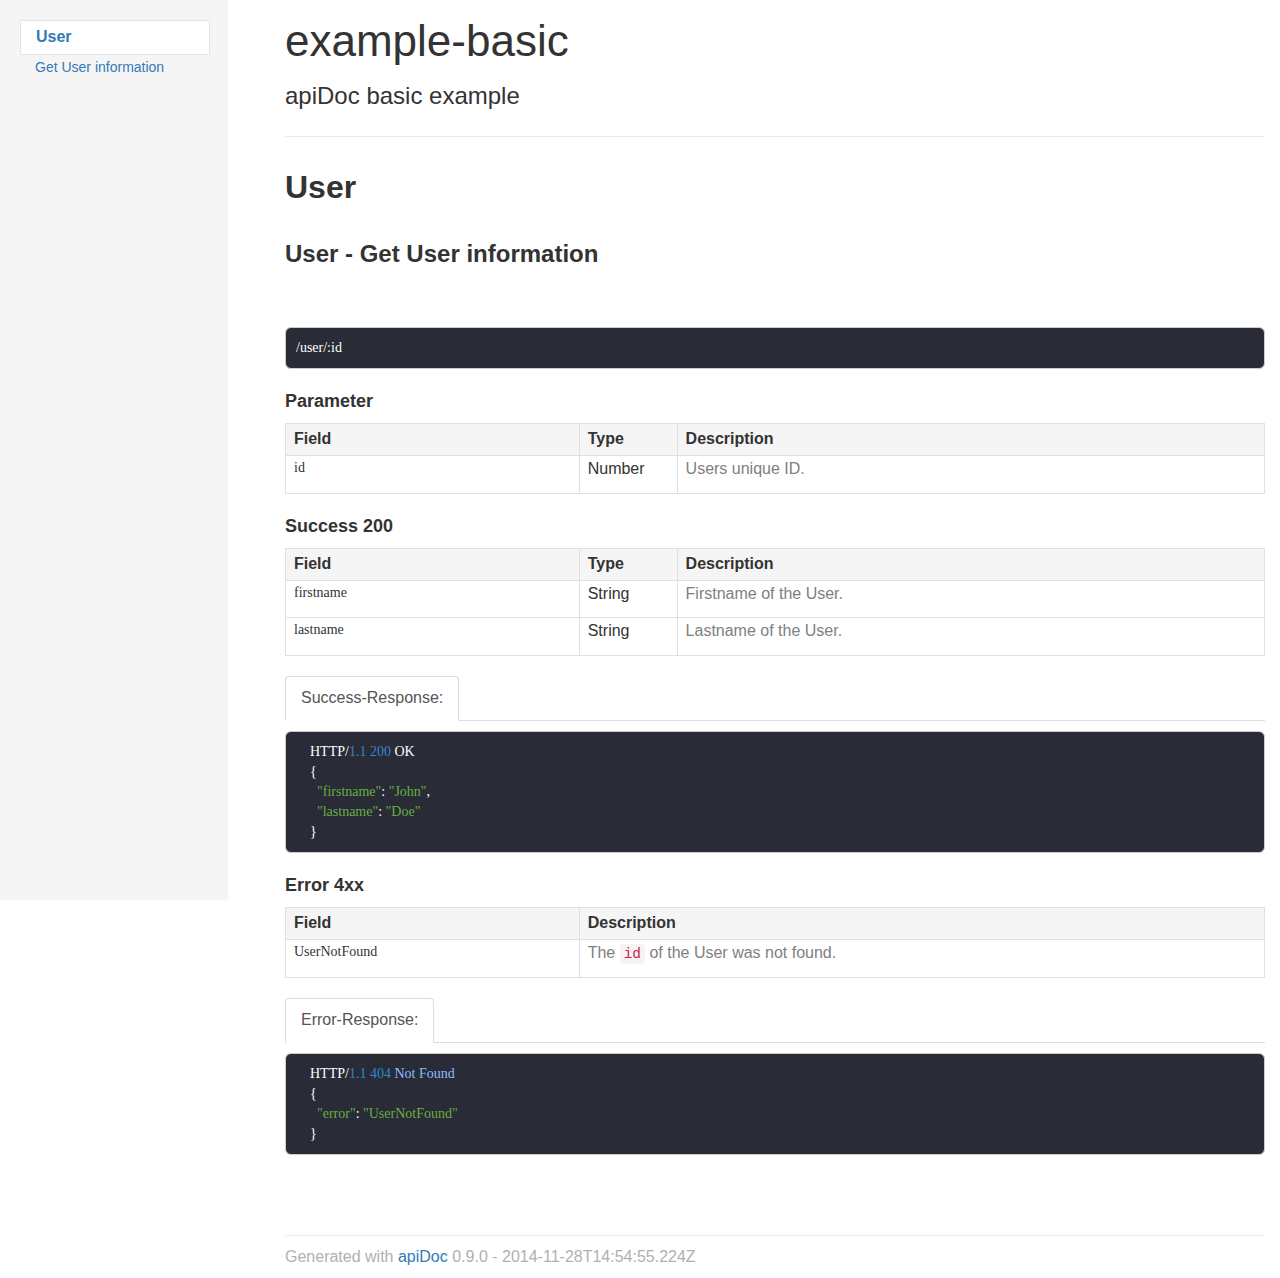
<file: embed/embed.html>
<!DOCTYPE html>
<html lang="en">
  <head>
    <meta charset="utf-8">
    <meta name="robots" content="noindex, nofollow">
    <title>Buat API open data mudah, cepat dan gratis</title>
    <meta name="viewport" content="width=device-width, initial-scale=1">
    <link href="http://netdna.bootstrapcdn.com/bootstrap/3.1.0/css/bootstrap.min.css" rel="stylesheet" id="bootstrap-css">
    <script src="http://code.jquery.com/jquery-1.10.2.min.js"></script>
    <script src="http://netdna.bootstrapcdn.com/bootstrap/3.1.0/js/bootstrap.min.js"></script>
    <link href="prettify.css" rel="stylesheet" media="screen">
    <link href="css.css" rel="stylesheet" media="screen, print">
  </head>
  <body>
    <div class="container-fluid">
      <div class="row-fluid">
        <div id="sidenav" class="span2">
          <nav id="scrollingNav">
            <ul class="sidenav nav nav-list">
              <li class="nav-header" data-group="User"><a href="#api-User">User</a></li>
              <li data-group="User" data-name="GetUser" data-version="0.0.0" class="active">
                <a href="#api-User-GetUser">Get User information</a>
              </li>
            </ul>
          </nav>
        </div>
        <div id="content">
          <div id="project">
            <div class="pull-left">
              <h1>example-basic</h1>
              <h2>apiDoc basic example</h2>
            </div>
            <div class="clearfix"></div>
          </div>
          <div id="header"></div>
          <div id="sections">
            <section id="api-User">
              <h1>User</h1>
              <div id="api-User-GetUser">

                <article id="api-User-GetUser-0.0.0" data-group="User" data-name="GetUser" data-version="0.0.0">
                  <div class="pull-left">
                    <h1>User - Get User information</h1>
                  </div>
                  <div class="clearfix"></div>


                  <pre class="prettyprint language-html prettyprinted" data-type="get" style=""><code><span class="pln">/user/:id</span></code></pre>






                  <h2>Parameter</h2>
                  <table>
                    <thead>
                      <tr>
                        <th style="width: 30%">Field</th>
                        <th style="width: 10%">Type</th>
                        <th style="width: 70%">Description</th>
                      </tr>
                    </thead>
                    <tbody>
                      <tr>
                        <td class="code">id</td>
                        <td>
                          Number
                        </td>
                        <td>
                          <p>Users unique ID.</p> 


                        </td>
                      </tr>
                    </tbody>
                  </table>




                  <h2>Success 200</h2>
                  <table>
                    <thead>
                      <tr>
                        <th style="width: 30%">Field</th>
                        <th style="width: 10%">Type</th>
                        <th style="width: 70%">Description</th>
                      </tr>
                    </thead>
                    <tbody>
                      <tr>
                        <td class="code">firstname</td>
                        <td>
                          String
                        </td>
                        <td>
                          <p>Firstname of the User.</p> 


                        </td>
                      </tr>
                      <tr>
                        <td class="code">lastname</td>
                        <td>
                          String
                        </td>
                        <td>
                          <p>Lastname of the User.</p> 


                        </td>
                      </tr>
                    </tbody>
                  </table>

                  <ul class="nav nav-tabs nav-tabs-examples">
                    <li class="active">
                      <a href="#success-examples-User-GetUser-0_0_0-0">Success-Response:</a>
                    </li>
                  </ul>

                  <div class="tab-content">
                    <div class="tab-pane active" id="success-examples-User-GetUser-0_0_0-0">
                      <pre class="prettyprint language-json prettyprinted" data-type="json" style=""><code><span class="pln">    HTTP</span><span class="pun">/</span><span class="lit">1.1</span><span class="pln"> </span><span class="lit">200</span><span class="pln"> OK
    </span><span class="pun">{</span><span class="pln">
      </span><span class="str">"firstname"</span><span class="pun">:</span><span class="pln"> </span><span class="str">"John"</span><span class="pun">,</span><span class="pln">
      </span><span class="str">"lastname"</span><span class="pun">:</span><span class="pln"> </span><span class="str">"Doe"</span><span class="pln">
    </span><span class="pun">}</span></code></pre>
                    </div>
                  </div>



                  <h2>Error 4xx</h2>
                  <table>
                    <thead>
                      <tr>
                        <th style="width: 30%">Field</th>

                        <th style="width: 70%">Description</th>
                      </tr>
                    </thead>
                    <tbody>
                      <tr>
                        <td class="code">UserNotFound</td>
                        <td>
                          <p>The <code>id</code> of the User was not found.</p> 


                        </td>
                      </tr>
                    </tbody>
                  </table>

                  <ul class="nav nav-tabs nav-tabs-examples">
                    <li class="active">
                      <a href="#error-examples-User-GetUser-0_0_0-0">Error-Response:</a>
                    </li>
                  </ul>

                  <div class="tab-content">
                    <div class="tab-pane active" id="error-examples-User-GetUser-0_0_0-0">
                      <pre class="prettyprint language-json prettyprinted" data-type="json" style=""><code><span class="pln">    HTTP</span><span class="pun">/</span><span class="lit">1.1</span><span class="pln"> </span><span class="lit">404</span><span class="pln"> </span><span class="typ">Not</span><span class="pln"> </span><span class="typ">Found</span><span class="pln">
    </span><span class="pun">{</span><span class="pln">
      </span><span class="str">"error"</span><span class="pun">:</span><span class="pln"> </span><span class="str">"UserNotFound"</span><span class="pln">
    </span><span class="pun">}</span></code></pre>
                    </div>
                  </div>






                </article>

              </div>
            </section>
          </div>
          <div id="footer"></div>
          <div id="generator">
            <div class="content">
              Generated with <a href="http://apidocjs.com">apiDoc</a> 0.9.0 - 2014-11-28T14:54:55.224Z
            </div>
          </div>
        </div>
      </div>
    </div>
  </body>
</html>
</file>
<file: embed/prettify.css>
/* Pretty printing styles. Used with prettify.js. */
/* Vim sunburst theme by David Leibovic */
pre .str {
  color: #65B042;
}
/* string  - green */
pre .kwd {
  color: #E28964;
}
/* keyword - dark pink */
pre .com {
  color: #AEAEAE;
  font-style: italic;
}
/* comment - gray */
pre .typ {
  color: #89bdff;
}
/* type - light blue */
pre .lit {
  color: #3387CC;
}
/* literal - blue */
pre .pun {
  color: #fff;
}
/* punctuation - white */
pre .pln {
  color: #fff;
}
/* plaintext - white */
pre .tag {
  color: #89bdff;
}
/* html/xml tag    - light blue */
pre .atn {
  color: #bdb76b;
}
/* html/xml attribute name  - khaki */
pre .atv {
  color: #65B042;
}
/* html/xml attribute value - green */
pre .dec {
  color: #3387CC;
}
/* decimal - blue */
/* Specify class=linenums on a pre to get line numbering */
ol.linenums {
  margin-top: 0;
  margin-bottom: 0;
  color: #AEAEAE;
}
/* IE indents via margin-left */
li.L0,
li.L1,
li.L2,
li.L3,
li.L5,
li.L6,
li.L7,
li.L8 {
  list-style-type: none;
}
/* Alternate shading for lines */
@media print {
  pre .str {
    color: #060;
  }
  pre .kwd {
    color: #006;
    font-weight: bold;
  }
  pre .com {
    color: #600;
    font-style: italic;
  }
  pre .typ {
    color: #404;
    font-weight: bold;
  }
  pre .lit {
    color: #044;
  }
  pre .pun {
    color: #440;
  }
  pre .pln {
    color: #000;
  }
  pre .tag {
    color: #006;
    font-weight: bold;
  }
  pre .atn {
    color: #404;
  }
  pre .atv {
    color: #060;
  }
}
</file>
<file: embed/css.css>
/* ------------------------------------------------------------------------------------------
 * Content
 * ------------------------------------------------------------------------------------------ */
body {
  min-width: 980px;
  max-width: 1280px;
}

body, p, a, div, th, td {
  font-family: "Source Sans Pro", sans-serif;
  font-weight: 400;
  font-size: 16px;
}

td.code {
  font-size: 14px;
  font-family: "Source Code Pro";
  font-style: normal;
  font-weight: 400;
}

#content {
  padding-top: 16px;
  z-Index: -1;
  margin-left: 270px;
}

p {
  color: #808080;
}

h1 {
  font-family: "Source Sans Pro Semibold", sans-serif;
  font-weight: normal;
  font-size: 44px;
  line-height: 50px;
  margin: 0 0 10px 0;
  padding: 0;
}

h2 {
  font-family: "Source Sans Pro", sans-serif;
  font-weight: normal;
  font-size: 24px;
  line-height: 40px;
  margin: 0 0 20px 0;
  padding: 0;
}

section {
  border-top: 1px solid #ebebeb;
  padding: 30px 0;
}

section h1 {
  font-family: "Source Sans Pro", sans-serif;
  font-weight: 700;
  font-size: 32px;
  line-height: 40px;
  padding-bottom: 14px;
  margin: 0 0 20px 0;
  padding: 0;
}

article {
  padding: 14px 0 30px 0;
}

article h1 {
  font-family: "Source Sans Pro Bold", sans-serif;
  font-weight: 600;
  font-size: 24px;
  line-height: 26px;
}

article h2 {
  font-family: "Source Sans Pro", sans-serif;
  font-weight: 600;
  font-size: 18px;
  line-height: 24px;
  margin: 0 0 10px 0;
}

article h3 {
  font-family: "Source Sans Pro", sans-serif;
  font-weight: 600;
  font-size: 16px;
  line-height: 18px;
  margin: 0 0 10px 0;
}

article h4 {
  font-family: "Source Sans Pro", sans-serif;
  font-weight: 600;
  font-size: 14px;
  line-height: 16px;
  margin: 0 0 8px 0;
}

table {
  border-collapse: collapse;
  width: 100%;
  margin: 0 0 20px 0;
}

th {
  background-color: #f5f5f5;
  text-align: left;
  font-family: "Source Sans Pro", sans-serif;
  font-weight: 700;
  padding: 4px 8px;
  border: #e0e0e0 1px solid;
}

td {
  vertical-align: top;
  padding: 2px 8px;
  border: #e0e0e0 1px solid;
}

#generator .content {
  color: #b0b0b0;
  border-top: 1px solid #ebebeb;
  padding: 10px 0;
}

.label-optional {
  float: right;
}

.open-left {
  right: 0;
  left: auto;
}

/* ------------------------------------------------------------------------------------------
 * apidoc - intro
 * ------------------------------------------------------------------------------------------ */

#apidoc .apidoc {
  border-top: 1px solid #ebebeb;
  padding: 30px 0;
}

#apidoc h1 {
  font-family: "Source Sans Pro", sans-serif;
  font-weight: 700;
  font-size: 32px;
  line-height: 40px;
  padding-bottom: 14px;
  margin: 0 0 20px 0;
  padding: 0;
}

#apidoc h2 {
  font-family: "Source Sans Pro Bold", sans-serif;
  font-weight: 600;
  font-size: 22px;
  line-height: 26px;
  padding-top: 14px;
}

/* ------------------------------------------------------------------------------------------
 * pre / code
 * ------------------------------------------------------------------------------------------ */
pre {
  background-color: #292b36;
  color: #ffffff;
  padding: 10px;
  border-radius: 6px;
  position: relative;
  margin: 10px 0 20px 0;
}

pre.language-json {
  overflow: auto;
}

pre.language-html {
  margin: 40px 0 20px 0;
}

pre.language-html:before {
  content: attr(data-type);
  position: absolute;
  top: -30px;
  left: 0;
  font-family: "Source Sans Pro", sans-serif;
  font-weight: 600;
  font-size: 15px;
  display: inline-block;
  padding: 2px 5px;
  border-radius: 6px;
  text-transform: uppercase;
  background-color: #3387CC;
  color: #ffffff;
}

pre.language-html[data-type="get"]:before {
  background-color: green;
}

pre.language-html[data-type="put"]:before {
  background-color: #e5c500;
}

pre.language-html[data-type="post"]:before {
  background-color: #4070ec;
}

pre.language-html[data-type="delete"]:before {
  background-color: #ed0039;
}

pre.language-api .str {
  color: #ffffff;
}

pre.language-api .pln,
pre.language-api .pun {
  color: #65B042;
}

pre code {
  display: block;
  font-size: 14px;
  font-family: "Source Code Pro";
  font-style: normal;
  font-weight: 400;
  word-wrap: normal;
  white-space: pre;
}

/*
pre.language-json {
  background: #f5f5f5;
  border: #e0e0e0 1px solid;
}

pre.language-json .pln,
pre.language-json .pun {
  color: #3a3a3a;
}
*/

/* ------------------------------------------------------------------------------------------
 * Sidenav
 * ------------------------------------------------------------------------------------------ */
.sidenav {
  width: 228px;
  margin: 0;
  padding: 20px;
  position: fixed;
  top: 0;
  left: 0;
  bottom: 0;
  overflow-x: hidden;
  overflow-y: auto;
  background-color: #f5f5f5;
}

.sidenav > li > a {
  display: block;
  width: 192px;
  margin: 0;
  padding: 2px 11px;
  border: 0;
  border-left: transparent 4px solid;
  border-right: transparent 4px solid;
  font-family: "Source Sans Pro", sans-serif;
  font-weight: 400;
  font-size: 14px;
}

.sidenav > li.nav-header > a {
  padding: 5px 15px;
  border: 1px solid #e5e5e5;
  width: 190px;
  font-family: "Source Sans Pro", sans-serif;
  font-weight: 700;
  font-size: 16px;
  background-color: #ffffff;
}

.sidenav > li.nav-header.active > a {
  background-color: #0088cc;
}

.sidenav > .active > a {
  position: relative;
  z-index: 2;
}

.sidenav > li > a:hover {
  background-color: #ffffff;
}

.sidenav > li.has-modifications a {
  border-right: #60d060 4px solid;
}

.sidenav > li.is-new a {
  border-left: #e5e5e5 4px solid;
}

/* ------------------------------------------------------------------------------------------
 * Compare
 * ------------------------------------------------------------------------------------------ */

ins {
  background: #60d060;
  text-decoration: none;
  color: #000000;
}

del {
  background: #f05050;
  color: #000000;
}

.label-ins {
  background-color: #60d060;
}

.label-del {
  background-color: #f05050;
  text-decoration: line-through;
}

pre.ins {
  background-color: #60d060;
}

pre.del {
  background-color: #f05050;
  text-decoration: line-through;
}

table.ins th,
table.ins td {
  background-color: #60d060;
}

table.del th,
table.del td {
  background-color: #f05050;
  text-decoration: line-through;
}

tr.ins td {
  background-color: #60d060;
}

tr.del td {
  background-color: #f05050;
  text-decoration: line-through;
}

/* ------------------------------------------------------------------------------------------
 * Spinner
 * ------------------------------------------------------------------------------------------ */

#loader {
  position: absolute;
  width: 100%;
}

#loader p {
  padding-top: 80px;
  margin-left: -4px;
}

.spinner {
  margin: 200px auto;
  width: 60px;
  height: 60px;
  position: relative;
}

.container1 > div, .container2 > div, .container3 > div {
  width: 14px;
  height: 14px;
  background-color: #0088cc;

  border-radius: 100%;
  position: absolute;
  -webkit-animation: bouncedelay 1.2s infinite ease-in-out;
  animation: bouncedelay 1.2s infinite ease-in-out;
  /* Prevent first frame from flickering when animation starts */
  -webkit-animation-fill-mode: both;
  animation-fill-mode: both;
}

.spinner .spinner-container {
  position: absolute;
  width: 100%;
  height: 100%;
}

.container2 {
  -webkit-transform: rotateZ(45deg);
  transform: rotateZ(45deg);
}

.container3 {
  -webkit-transform: rotateZ(90deg);
  transform: rotateZ(90deg);
}

.circle1 { top: 0; left: 0; }
.circle2 { top: 0; right: 0; }
.circle3 { right: 0; bottom: 0; }
.circle4 { left: 0; bottom: 0; }

.container2 .circle1 {
  -webkit-animation-delay: -1.1s;
  animation-delay: -1.1s;
}

.container3 .circle1 {
  -webkit-animation-delay: -1.0s;
  animation-delay: -1.0s;
}

.container1 .circle2 {
  -webkit-animation-delay: -0.9s;
  animation-delay: -0.9s;
}

.container2 .circle2 {
  -webkit-animation-delay: -0.8s;
  animation-delay: -0.8s;
}

.container3 .circle2 {
  -webkit-animation-delay: -0.7s;
  animation-delay: -0.7s;
}

.container1 .circle3 {
  -webkit-animation-delay: -0.6s;
  animation-delay: -0.6s;
}

.container2 .circle3 {
  -webkit-animation-delay: -0.5s;
  animation-delay: -0.5s;
}

.container3 .circle3 {
  -webkit-animation-delay: -0.4s;
  animation-delay: -0.4s;
}

.container1 .circle4 {
  -webkit-animation-delay: -0.3s;
  animation-delay: -0.3s;
}

.container2 .circle4 {
  -webkit-animation-delay: -0.2s;
  animation-delay: -0.2s;
}

.container3 .circle4 {
  -webkit-animation-delay: -0.1s;
  animation-delay: -0.1s;
}

@-webkit-keyframes bouncedelay {
  0%, 80%, 100% { -webkit-transform: scale(0.0) }
  40% { -webkit-transform: scale(1.0) }
}

@keyframes bouncedelay {
  0%, 80%, 100% {
    transform: scale(0.0);
    -webkit-transform: scale(0.0);
  } 40% {
    transform: scale(1.0);
    -webkit-transform: scale(1.0);
  }
}

/* ------------------------------------------------------------------------------------------
 * Tabs
 * ------------------------------------------------------------------------------------------ */
ul.nav-tabs {
  margin: 0;
}

/* ------------------------------------------------------------------------------------------
 * Print
 * ------------------------------------------------------------------------------------------ */

@media print {

  #sidenav,
  #version,
  #versions,
  section .version,
  section .versions {
    display: none;
  }

  #content {
    margin-left: 0;
  }

  a {
    text-decoration: none;
    color: inherit;
  }

  a:after {
    content: " [" attr(href) "] ";
  }

  p {
    color: #000000
  }

  pre {
    background-color: #ffffff;
    color: #000000;
    padding: 10px;
    border: #808080 1px solid;
    border-radius: 6px;
    position: relative;
    margin: 10px 0 20px 0;
  }

} /* /@media print */
</file>
<file: css/style.css>
/*! normalize.css v1.1.0 | MIT License | git.io/normalize */
article,aside,details,figcaption,figure,footer,header,hgroup,main,nav,section,summary{display:block}audio,canvas,video{display:inline-block;*display:inline;*zoom:1}audio:not([controls]){display:none;height:0}[hidden]{display:none}html{font-size:100%;-webkit-text-size-adjust:100%;-ms-text-size-adjust:100%}html,button,input,select,textarea{font-family:sans-serif}body{margin:0}a:focus{outline:thin dotted}a:active,a:hover{outline:0}h1{font-size:2em;margin:.67em 0}h2{font-size:1.5em;margin:.83em 0}h3{font-size:1.17em;margin:1em 0}h4{font-size:1em;margin:1.33em 0}h5{font-size:.83em;margin:1.67em 0}h6{font-size:.67em;margin:2.33em 0}abbr[title]{border-bottom:1px dotted}b,strong{font-weight:bold}blockquote{margin:1em 40px}dfn{font-style:italic}hr{-moz-box-sizing:content-box;box-sizing:content-box;height:0}mark{background:#ff0;color:#000}p,pre{margin:1em 0}code,kbd,pre,samp{font-family:monospace,serif;_font-family:'courier new',monospace;font-size:1em}pre{white-space:pre;white-space:pre-wrap;word-wrap:break-word}q{quotes:none}q:before,q:after{content:'';content:none}small{font-size:80%}sub,sup{font-size:75%;line-height:0;position:relative;vertical-align:baseline}sup{top:-0.5em}sub{bottom:-0.25em}dl,menu,ol,ul{margin:1em 0}dd{margin:0 0 0 40px}menu,ol,ul{padding:0 0 0 40px}nav ul,nav ol{list-style:none;list-style-image:none}img{border:0;-ms-interpolation-mode:bicubic}svg:not(:root){overflow:hidden}figure{margin:0}form{margin:0}fieldset{border:1px solid #c0c0c0;margin:0 2px;padding:.35em .625em .75em}legend{border:0;padding:0;white-space:normal;*margin-left:-7px}button,input,select,textarea{font-size:100%;margin:0;vertical-align:baseline;*vertical-align:middle}button,input{line-height:normal}button,select{text-transform:none}button,html input[type="button"],input[type="reset"],input[type="submit"]{-webkit-appearance:button;cursor:pointer;*overflow:visible}button[disabled],html input[disabled]{cursor:default}input[type="checkbox"],input[type="radio"]{box-sizing:border-box;padding:0;*height:13px;*width:13px}input[type="search"]{-webkit-appearance:textfield;-moz-box-sizing:content-box;-webkit-box-sizing:content-box;box-sizing:content-box}input[type="search"]::-webkit-search-cancel-button,input[type="search"]::-webkit-search-decoration{-webkit-appearance:none}button::-moz-focus-inner,input::-moz-focus-inner{border:0;padding:0}textarea{overflow:auto;vertical-align:top}table{border-collapse:collapse;border-spacing:0}

/* ==========================================================================
   HTML5 Boilerplate styles
   ========================================================================== */

html,
button,
input,
select,
textarea {
    color: #222;
}

body {
    font-size: 1em;
    line-height: 1.4;
}

::-moz-selection {
    background: #b3d4fc;
    text-shadow: none;
}

::selection {
    background: #b3d4fc;
    text-shadow: none;
}

hr {
    display: block;
    height: 1px;
    border: 0;
    border-top: 1px solid #ccc;
    margin: 1em 0;
    padding: 0;
}

img {
    vertical-align: middle;
}

fieldset {
    border: 0;
    margin: 0;
    padding: 0;
}

textarea {
    resize: vertical;
}

.chromeframe {
    margin: 0.2em 0;
    background: #ccc;
    color: #000;
    padding: 0.2em 0;
}


/* ===== Initializr Styles ==================================================
   ========================================================================== */

body {
    font-family: 'Open Sans', sans-serif;
	font-size:16px;
	background-color:#ffffff;
	color:#1a7abc;
	
}
blockquote{padding-left: 20px;border-left:2px solid #fafafa;font-style: italic;}
/* ==========================================================================
   Author's custom styles
   ========================================================================== */

.main-page {width:100%; word-wrap:break-word; }

.header-bg { width:100%; padding:17px 0 10px; background-color:#fffefe;}
.header-center {margin:0 auto; width:978px; display:table;text-align:center;}

.header-left, .header-right{display: inline-block;vertical-align: middle;}
.header-left {width:auto; margin:0 5.4% 0 8.4%;}
.header-right { margin:0; border:2px solid #f1efef; min-height:64px; width:633px;}

.as-seen { font-family: 'Open Sans'; font-weight:600; color:#b6b6b6; text-transform:uppercase; background-color:#f5f5f5; float:left; font-size:18px; font-weight:700; margin:0px 20px 0 0; padding:0; position:relative;  width:18.6%; display:table; line-height:22px; padding:0 0; text-align:right; height:64px;}
.as-seen p { display: table-cell; vertical-align: middle; padding:0px; margin:0px;}
.as-seen:after { -moz-border-bottom-colors: none; -moz-border-left-colors:none; -moz-border-right-colors:none; -moz-border-top-colors:none; border-color:rgba(0, 0, 0, 0) rgba(0, 0, 0, 0) rgba(0, 0, 0, 0) #F5F5F5; border-image: none; border-style:solid; border-width:30px 0 35px 24px;  right: -20%; content: ""; height:0; position:absolute; top:0; width:0;}
.as-seen-logo { display: inline-block; margin:0px auto; width: 77.7%;padding:10px 0 5px;}
.as-seen-logo a { margin: 0 2.3%;}
.as-seen-logo img{max-width:90px;max-height: 45px;}

.blue-box { width:100%; background-color:#1a7abc; margin:0; min-height:505px; position: relative; padding-bottom:30px; text-align: center;}
.blue-box .blue-box-center {margin:0 auto; width:978px; } 
.blue-box .left-content { display:inline-block;vertical-align:top;margin:29px auto 0; width:30%; text-align: left;}
.blue-box .left-content .book { width:100%;text-align: center;margin-bottom: 10px;}
.blue-box .left-content .download { border:2px solid #2a304c; border-radius:50px 0 0 50px;  
padding:5px 3px; font-size:20px; font-weight:700; margin:0 auto; width:70%; cursor:pointer;
background: -webkit-gradient(linear,left top,left bottom,color-stop(0%,#f8dda1),color-stop(100%,#ea9c11));
background: -webkit-linear-gradient(top,#f8dda1 0%,#ea9c11 100%);
background: -moz-linear-gradient(top,#f8dda1 0%,#ea9c11 100%);
background: -ms-linear-gradient(top,#f8dda1 0%,#ea9c11 100%);
background: -o-linear-gradient(top,#f8dda1 0%,#ea9c11 100%);
background: linear-gradient(top,#f8dda1 0%,#ea9c11 100%);
background-color: #ea9c11;
text-align: center;
}
.blue-box .left-content .download a { text-decoration:none;}
.blue-box .left-content .download span { margin:-2px 1px 0 3px; display: inline-block;vertical-align: middle;}

.blue-box .left-content .download:hover { 
background: -webkit-gradient(linear,left top,left bottom,color-stop(0%,#f4d99d),color-stop(100%,#da900b));
background: -webkit-linear-gradient(top,#f4d99d 0%,#da900b 100%);
background: -moz-linear-gradient(top,#f4d99d 0%,#da900b 100%);
background: -ms-linear-gradient(top,#f4d99d 0%,#da900b 100%);
background: -o-linear-gradient(top,#f4d99d 0%,#da900b 100%);
background: linear-gradient(top,#f4d99d 0%,#da900b 100%);
background-color: #da900b;
border: 2px solid #2a304d; color:#293752;
}

.blue-box .left-content .download a p {display:inline-block!important;margin:-1px auto 0; padding:0px; color:#2b3955;width: 80%;vertical-align: middle;}
.blue-box .left-content p { color:#8ec5ec;  text-align: center; padding:0px; margin:8px 0 0 0;}

.blue-box .arrow-right {width: 0; height: 0; border-bottom: 73px solid rgba(0, 0, 0, 0); border-left: 44px solid #E05D37; border-top: 73px solid rgba(0, 0, 0, 0); margin:0 0 0 131px;}
.blue-box .right-content { display:inline-block;vertical-align:top;margin:25px auto 0; width: 63.6%;text-align: left;padding-bottom: 25px;}
.blue-box .right-content .right-content-title { font-size:15px; color:#fffffe; font-family: 'Open Sans'; font-weight:700;word-wrap:break-word; }
.blue-box .right-content .right-content-title a{ color:#fffffe; text-decoration: underline;}
.blue-box .right-content .right-content-title h1{font-size: 40px;text-transform:uppercase;text-align:center; margin-bottom:7px;}
.blue-box .right-content .right-content-text { color:#fafafa;border:6px solid #d44e34; border-radius: 90px; min-height: 208px; padding: 20px 64px; width: 481px; float:left;  margin:5px 0 3%;}
.blue-box .right-content .right-content-text h1 { font-size:22px; font-family: 'Open Sans'; font-weight:700; text-align:center; color:#feffff; line-height: 27px;margin:0px 0px 10px;}
.blue-box .right-content .right-content-text a{color:#fafafa; text-decoration: underline;}
.blue-box .right-content .right-content-text ul { margin:0px; padding:0px;}
.blue-box .right-content .right-content-text ul li { font-size:15px; color:#fafafa; list-style:none; background: url('../img/arrow.png') no-repeat 0px 5px; margin:0 0 2px; padding:0px 0px 0px 50px;line-height: 28px;}

.blue-box .right-content img {margin-left:0.6%}
.blue-box .right-content .bottom-box { clear:both; background-color:#183863; border:3px solid #57a7de; margin:16px auto 0; width:76%; padding:2% 4%; margin:0 auto}
.blue-box .right-content .bottom-box .button { background-color:#f5ba49; padding:10px 15px; border-radius:6px; cursor:pointer; text-align:center; font-size:22px; font-weight:700; text-transform:uppercase; border-bottom:3px solid #d38a1f; width: 94.4%;}
.blue-box .right-content .bottom-box .button a { color:#282e4a; text-decoration:none;}
.blue-box .right-content .bottom-box .button a:hover {color:#292f4b;}
.blue-box .right-content .bottom-box .button a p {margin:0px; padding:0px;}
.blue-box .right-content .bottom-box .button:hover { background-color:#f59649; border-bottom:3px solid #d3671f;}
.blue-box .right-content .bottom-box .secure { font-size:13px; color:#8cc1e6; font-weight:400; text-align:center;  margin:8px 0 0;}
.blue-box .right-content .bottom-box .secure p {margin:0px; padding:0px; display:inline; position:relative; top:3px}
.blue-box .right-content .bottom-box .secure span { margin:0 5px 0 0; display:inline-block;}
.blue-box .right-content .bottom-box .button span {font-size:40px; vertical-align: text-top; line-height:23px; font-weight:600;}

.bottom-section{background:#fffcfc;padding:0px 0px 10px;}
.bottom-section:before { margin-top: -35px; left:48%; border:solid transparent; content: " "; height:0; width:0; position:absolute; pointer-events:none; border-color:rgba(136, 183, 213, 0); border-bottom-color:#fffcfc; border-width: 30px; margin-left: -30px; border-width:18px 70px;}
.bottom-section .free-text {  color:#1b7bbd; width:80%;font-size: 16px;margin:0 auto;}
.bottom-section .free-text h1 { font-size:28px;font-weight:600;line-height:32px; text-align:center; clear:both; margin:0 auto;padding:40px 0; }
.bottom-section .free-text a { color:#1b7bbd; text-decoration: underline;}

.footer { width:100%; background-color:#f4f4f4; min-height:58px; text-align:center; color:#666666; padding-top:34px; font-size:15px}
.footer p {margin:0px; padding:0px;}
.footer a {color:#666666; text-decoration:none;}
.footer a:hover { text-decoration:underline;}

@media only screen and (max-width: 1020px) {
.header-center { width:98%;}
.header-left { margin-left:4.5%;}
}
@media only screen and (max-width: 985px){
.blue-box .right-content { width:65%; margin-right:0px;}
.blue-box .right-content .right-content-text { padding: 10px 6%; width: 86.4%; display: inline-table;}
.blue-box .blue-box-center { width:95%;}
.blue-box .left-content .book img { max-width: 100%; width: 100%;}
.header-left { margin-right:8%;}
}
@media only screen and (max-width: 920px){
.blue-box .left-content { width:98%;}
.blue-box .right-content { width:100%; padding: 0 0 5% 0;}
.blue-box .left-content .book { text-align: center; width: 100%;}
.blue-box .left-content .book img { max-width: none; width: 32%;}
.bottom-section .free-text { width: 79%;}
.blue-box .right-content .bottom-box .button { width:auto;}
.blue-box .left-content .download { width:200px;}
.blue-box .right-content .right-content-text { width:auto;}
.header-left { float: none; margin:0 auto 20px; display: inherit;}
.header-right { float:none; margin:0 auto; clear:both;}
.bottom-section:before { left:45%;}
.blue-box .right-content .bottom-box {width:91%;}
}
@media only screen and (max-width: 660px) {
.header-right { width:99%;}
.as-seen-logo { width: 75%; }
.as-seen-logo img { width:100%; max-width:100%; max-height:100%;}
.as-seen { width: 120px;}
.as-seen-logo a {margin:0 4%; float:left; width:12%;}
.blue-box .right-content .right-content-text { padding:10px 8%;}	
}
@media only screen and (max-width: 610px) {
.as-seen-logo a {margin:0 3%; float:left; width:14%;}
.as-seen-logo { width:70%;}
.bottom-section .free-text {width:98%;}
.footer {min-height:35px; padding-top:20px;}	
}
@media only screen and (max-width: 500px){ 
.as-seen-logo { width:100%;}
.blue-box .right-content .right-content-title { font-size: 34px;}
.bottom-section .free-text { font-size:22px; line-height: 27px;}
.blue-box .right-content .right-content-text h1 { font-size:20px;}
.as-seen {width:100%; text-align:center;}
.header-right {width:98%; }
.as-seen:after {display:none;}
.header-right { height:auto; float:left;}	
}
@media only screen and (max-width: 550px){
.bottom-section:before {left: 42%;}	
}
@media only screen and (max-width: 450px){
.blue-box .right-content .right-content-title h1, .bottom-section .free-text h1{ font-size:25px; line-height:26px;}
.blue-box .right-content .right-content-title h2, .bottom-section .free-text h2{font-size: 22px;line-height: 26px;}
.blue-box .right-content .right-content-title h3, .bottom-section .free-text h3{font-size: 18px;line-height: 26px;}
.blue-box .right-content .right-content-title, .bottom-section .free-text {font-size: 14px;line-height: 26px;}
.blue-box .right-content .right-content-text h1 {font-size:18px; line-height:20px; padding:8px}
}
@media only screen and (max-width: 400px){
.bottom-section .free-text { font-size:18px; line-height: 22px;}
.blue-box .right-content .right-content-text  ul li p { width:85%;}
.bottom-section:before {left: 40%;}
.blue-box .right-content .bottom-box {width:90%;}

}
</file>
